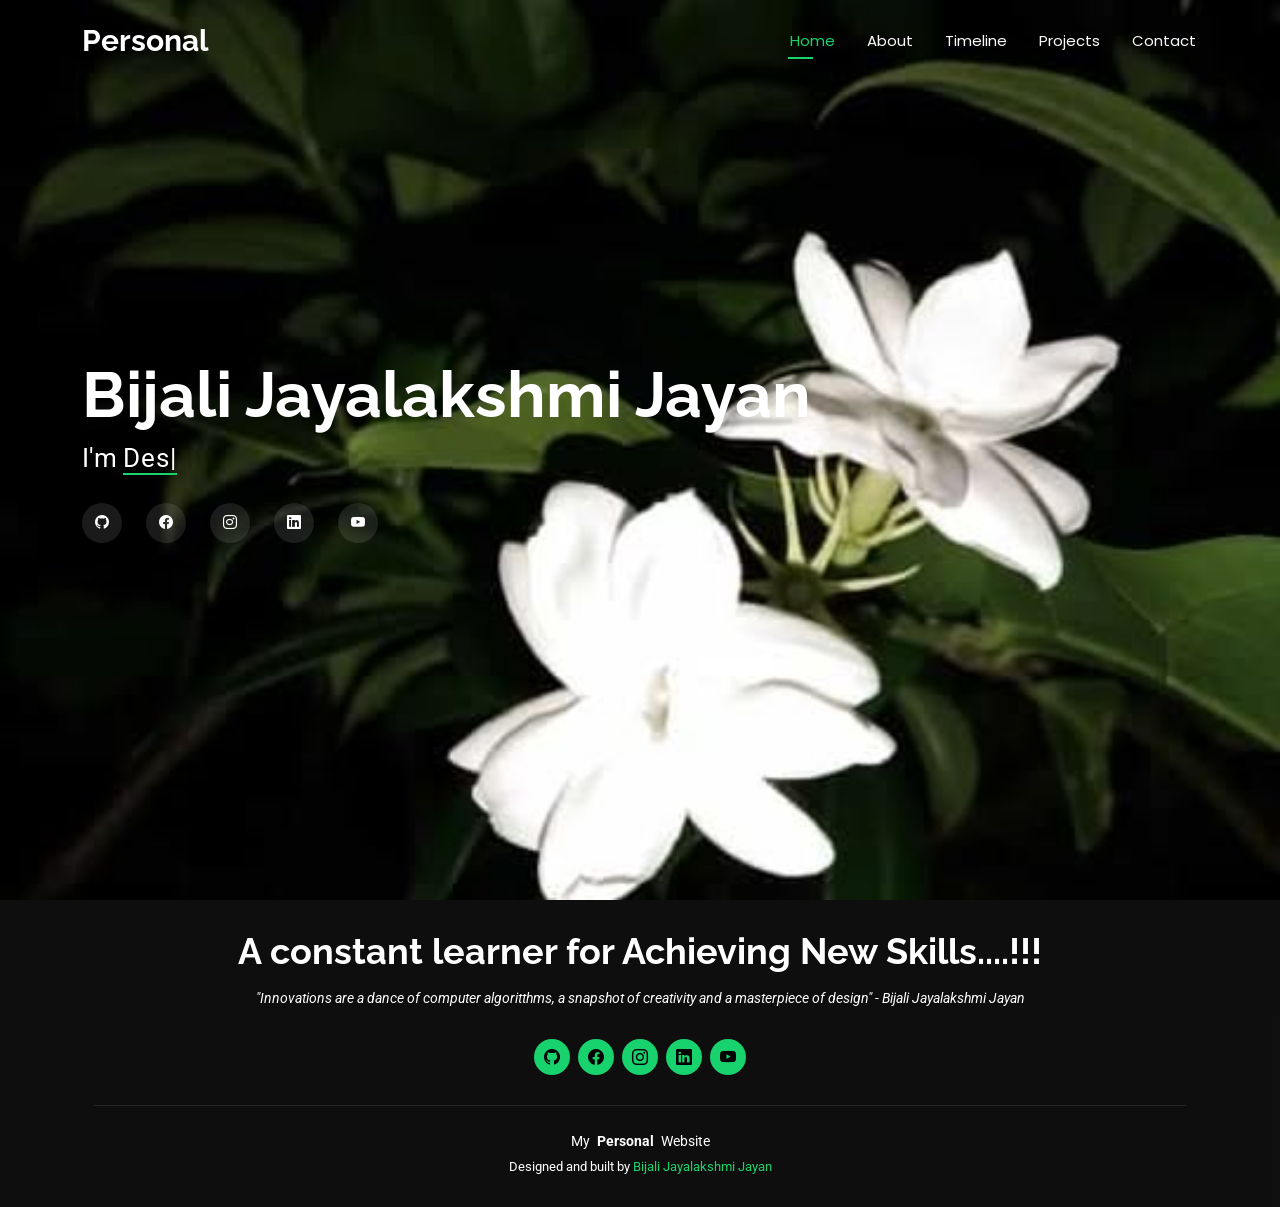
<file: index.html>
<!DOCTYPE html>
<html lang="en">

<head>
  <meta charset="utf-8">
  <meta content="width=device-width, initial-scale=1.0" name="viewport">
  <title>Index - Personal Bootstrap Template</title>
  <meta name="description" content="">
  <meta name="keywords" content="">

  <!-- Favicons -->
  <link href="assets/img/favicon.png" rel="icon">
  <link href="assets/img/apple-touch-icon.png" rel="apple-touch-icon">

  <!-- Fonts -->
  <link href="https://fonts.googleapis.com" rel="preconnect">
  <link href="https://fonts.gstatic.com" rel="preconnect" crossorigin>
  <link href="https://fonts.googleapis.com/css2?family=Roboto:ital,wght@0,100;0,300;0,400;0,500;0,700;0,900;1,100;1,300;1,400;1,500;1,700;1,900&family=Poppins:ital,wght@0,100;0,200;0,300;0,400;0,500;0,600;0,700;0,800;0,900;1,100;1,200;1,300;1,400;1,500;1,600;1,700;1,800;1,900&family=Raleway:ital,wght@0,100;0,200;0,300;0,400;0,500;0,600;0,700;0,800;0,900;1,100;1,200;1,300;1,400;1,500;1,600;1,700;1,800;1,900&display=swap" rel="stylesheet">

  <!-- Vendor CSS Files -->
  <link href="assets/vendor/bootstrap/css/bootstrap.min.css" rel="stylesheet">
  <link href="assets/vendor/bootstrap-icons/bootstrap-icons.css" rel="stylesheet">
  <link href="assets/vendor/aos/aos.css" rel="stylesheet">
  <link href="assets/vendor/swiper/swiper-bundle.min.css" rel="stylesheet">
  <link href="assets/vendor/glightbox/css/glightbox.min.css" rel="stylesheet">

  <!-- Main CSS File -->
  <link href="assets/css/main.css" rel="stylesheet">

  <!-- =======================================================
  * Template Name: Personal
  * Template URL: https://bootstrapmade.com/personal-free-resume-bootstrap-template/
  * Updated: Nov 04 2024 with Bootstrap v5.3.3
  * Author: BootstrapMade.com
  * License: https://bootstrapmade.com/license/
  ======================================================== -->
</head>

<body class="index-page">

  <header id="header" class="header d-flex align-items-center fixed-top">
    <div class="container-fluid container-xl position-relative d-flex align-items-center justify-content-between">

      <a href="index.html" class="logo d-flex align-items-center">
        <!-- Uncomment the line below if you also wish to use an image logo -->
        <!-- <img src="assets/img/logo.png" alt=""> -->
        <h1 class="sitename">Personal</h1>
      </a>

      <nav id="navmenu" class="navmenu">
        <ul>
          <li><a href="index.html" class="active">Home</a></li>
          <li><a href="about.html">About</a></li>
          <li><a href="timeline.html">Timeline</a></li>
          <li><a href="projects.html">Projects</a></li>
          
          
          <li><a href="contact.html">Contact</a></li>
        </ul>
        <i class="mobile-nav-toggle d-xl-none bi bi-list"></i>
      </nav>

    </div>
  </header>

  <main class="main">

    <!-- Hero Section -->
    <section id="hero" class="hero section dark-background">

      <img src="assets/img/hero-bg.jpg" alt="" data-aos="fade-in">

      <div class="container" data-aos="zoom-out" data-aos-delay="100">
        <h2>Bijali Jayalakshmi Jayan</h2>
        <p>I'm <span class="typed" data-typed-items="Designer, Developer, Freelancer, Photographer">Photographer</span><span class="typed-cursor typed-cursor--blink"></span></p>
        <div class="social-links">
          <a href="https://github.com/bijali-jlakshmi123/"><i class="bi bi-github"></i></a> 
          <a href="https://www.facebook.com/bijalijayalakshmi.jayan/"><i class="bi bi-facebook"></i></a>
          <a href="https://www.instagram.com/bijalijayalakshmijayan/"><i class="bi bi-instagram"></i></a>
          <a href="https://www.linkedin.com/in/bijali-jayalakshmi-jayan-9a6301238/"><i class="bi bi-linkedin"></i></a>
          <a href="https://www.youtube.com/@bijalijayan3028/"><i class="bi bi-youtube"></i></a>
        </div>
      </div>

    </section><!-- /Hero Section -->

  </main>

  <footer id="footer" class="footer dark-background">
    <div class="container">
      <h3 class="sitename">A constant learner for Achieving New Skills....!!!</h3>
      <p>"Innovations are a dance of computer algoritthms, a snapshot of creativity and a masterpiece of design" - Bijali Jayalakshmi Jayan</p>
      <div class="social-links d-flex justify-content-center">
        <a href="https://github.com/bijali-jlakshmi123/"><i class="bi bi-github"></i></a> 
          <a href="https://www.facebook.com/bijalijayalakshmi.jayan/"><i class="bi bi-facebook"></i></a>
          <a href="https://www.instagram.com/bijalijayalakshmijayan/"><i class="bi bi-instagram"></i></a>
          <a href="https://www.linkedin.com/in/bijali-jayalakshmi-jayan-9a6301238/"><i class="bi bi-linkedin"></i></a>
          <a href="https://www.youtube.com/@bijalijayan3028/"><i class="bi bi-youtube"></i></a>
      </div>
      <div class="container">
        <div class="copyright">
          <span>My</span> <strong class="px-1 sitename">Personal</strong> <span>Website</span>
        </div>
        <div class="credits">
          <!-- All the links in the footer should remain intact. -->
          <!-- You can delete the links only if you've purchased the pro version. -->
          <!-- Licensing information: https://bootstrapmade.com/license/ -->
          <!-- Purchase the pro version with working PHP/AJAX contact form: [buy-url] -->
          Designed and built by <a href="https://bijali-jayalakshmi-jayan.vercel.app/">Bijali Jayalakshmi Jayan</a>
        </div>
      </div>
    </div>
  </footer>

  <!-- Scroll Top -->
  <a href="#" id="scroll-top" class="scroll-top d-flex align-items-center justify-content-center"><i class="bi bi-arrow-up-short"></i></a>

  <!-- Preloader -->
  <div id="preloader"></div>

  <!-- Vendor JS Files -->
  <script src="assets/vendor/bootstrap/js/bootstrap.bundle.min.js"></script>
  <script src="assets/vendor/php-email-form/validate.js"></script>
  <script src="assets/vendor/aos/aos.js"></script>
  <script src="assets/vendor/typed.js/typed.umd.js"></script>
  <script src="assets/vendor/purecounter/purecounter_vanilla.js"></script>
  <script src="assets/vendor/waypoints/noframework.waypoints.js"></script>
  <script src="assets/vendor/swiper/swiper-bundle.min.js"></script>
  <script src="assets/vendor/glightbox/js/glightbox.min.js"></script>
  <script src="assets/vendor/imagesloaded/imagesloaded.pkgd.min.js"></script>
  <script src="assets/vendor/isotope-layout/isotope.pkgd.min.js"></script>

  <!-- Main JS File -->
  <script src="assets/js/main.js"></script>

</body>

</html>
</file>
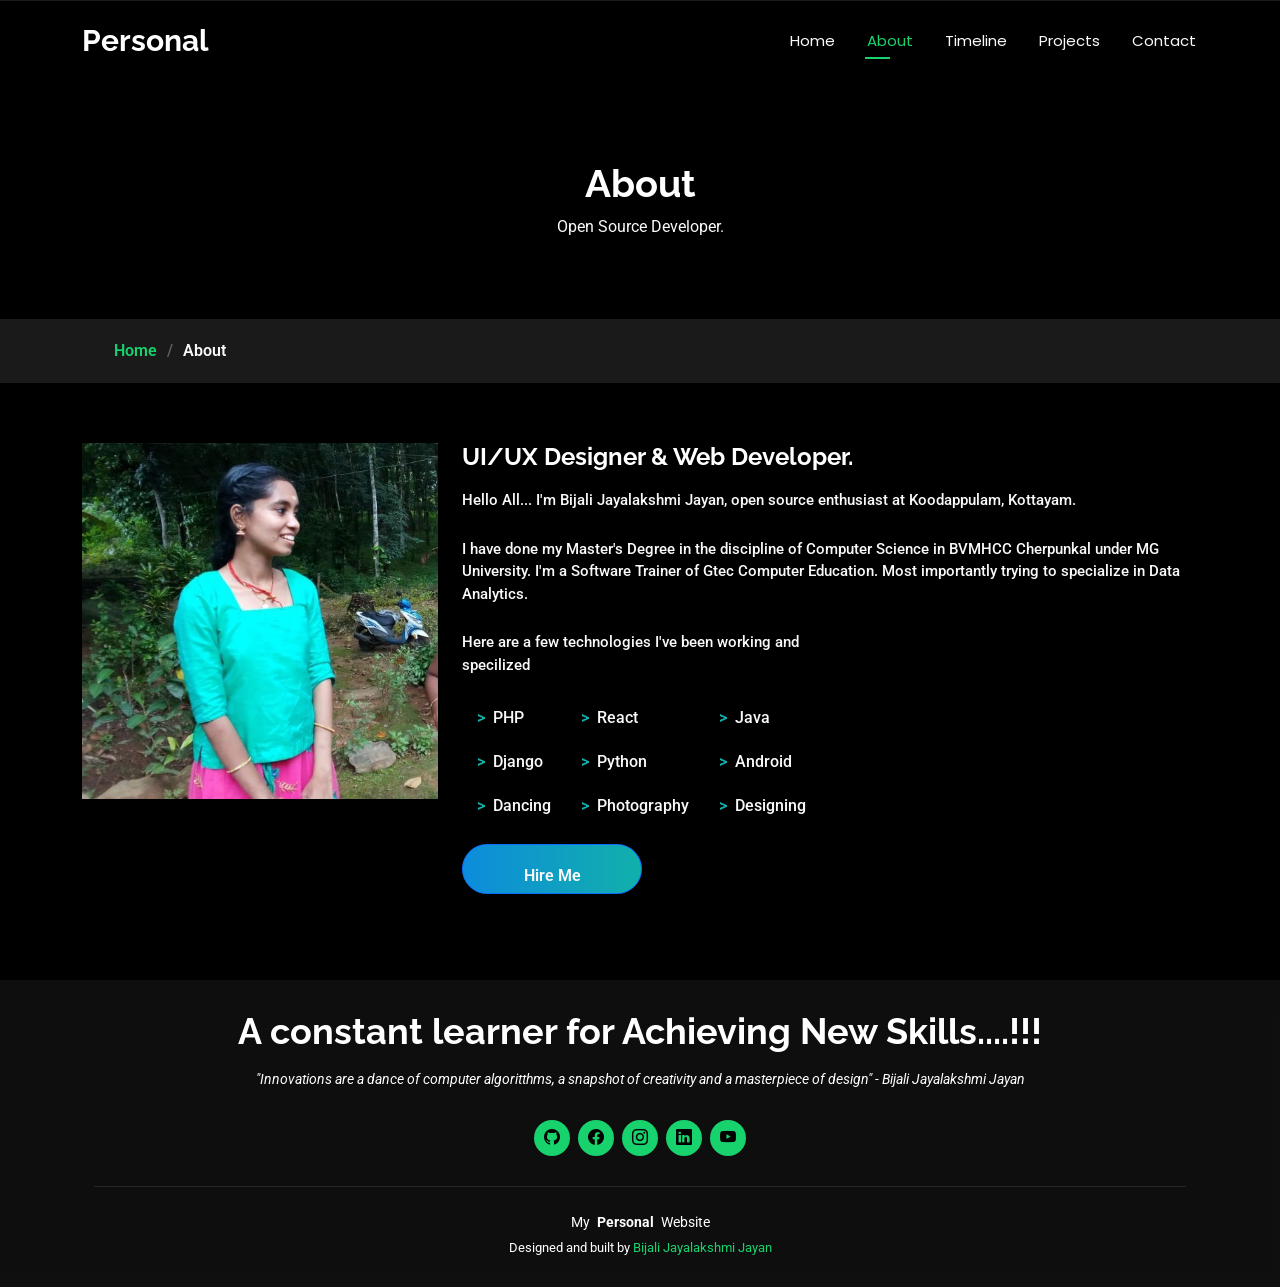
<file: about.html>
<!DOCTYPE html>
<html lang="en">

<head>
  <meta charset="utf-8">
  <meta content="width=device-width, initial-scale=1.0" name="viewport">
  <title>About - Personal Bootstrap Template</title>
  <meta name="description" content="">
  <meta name="keywords" content="">

  <!-- Favicons -->
  <link href="assets/img/favicon.png" rel="icon">
  <link href="assets/img/apple-touch-icon.png" rel="apple-touch-icon">

  <!-- Fonts -->
  <link href="https://fonts.googleapis.com" rel="preconnect">
  <link href="https://fonts.gstatic.com" rel="preconnect" crossorigin>
  <link href="https://fonts.googleapis.com/css2?family=Roboto:ital,wght@0,100;0,300;0,400;0,500;0,700;0,900;1,100;1,300;1,400;1,500;1,700;1,900&family=Poppins:ital,wght@0,100;0,200;0,300;0,400;0,500;0,600;0,700;0,800;0,900;1,100;1,200;1,300;1,400;1,500;1,600;1,700;1,800;1,900&family=Raleway:ital,wght@0,100;0,200;0,300;0,400;0,500;0,600;0,700;0,800;0,900;1,100;1,200;1,300;1,400;1,500;1,600;1,700;1,800;1,900&display=swap" rel="stylesheet">

  <!-- Vendor CSS Files -->
  <link href="assets/vendor/bootstrap/css/bootstrap.min.css" rel="stylesheet">
  <link href="assets/vendor/bootstrap-icons/bootstrap-icons.css" rel="stylesheet">
  <link href="assets/vendor/aos/aos.css" rel="stylesheet">
  <link href="assets/vendor/swiper/swiper-bundle.min.css" rel="stylesheet">
  <link href="assets/vendor/glightbox/css/glightbox.min.css" rel="stylesheet">

  <!-- Main CSS File -->
  <link href="assets/css/main.css" rel="stylesheet">

  <!-- =======================================================
  * Template Name: Personal
  * Template URL: https://bootstrapmade.com/personal-free-resume-bootstrap-template/
  * Updated: Nov 04 2024 with Bootstrap v5.3.3
  * Author: BootstrapMade.com
  * License: https://bootstrapmade.com/license/
  ======================================================== -->
</head>

<body class="about-page">

  <header id="header" class="header d-flex align-items-center fixed-top">
    <div class="container-fluid container-xl position-relative d-flex align-items-center justify-content-between">

      <a href="index.html" class="logo d-flex align-items-center">
        <!-- Uncomment the line below if you also wish to use an image logo -->
        <!-- <img src="assets/img/logo.png" alt=""> -->
        <h1 class="sitename">Personal</h1>
      </a>

      <nav id="navmenu" class="navmenu">
        <ul>
          <li><a href="index.html">Home</a></li>
          <li><a href="about.html" class="active">About</a></li>
          <li><a href="timeline.html">Timeline</a></li>
          <li><a href="projects.html">Projects</a></li>
         
          <li><a href="contact.html">Contact</a></li>
        </ul>
        <i class="mobile-nav-toggle d-xl-none bi bi-list"></i>
      </nav>

    </div>
  </header>

  <main class="main">

    <!-- Page Title -->
    <div class="page-title" data-aos="fade">
      <div class="heading">
        <div class="container">
          <div class="row d-flex justify-content-center text-center">
            <div class="col-lg-8">
              <h1>About</h1>
              <p class="mb-0">Open Source Developer.</p>
            </div>
          </div>
        </div>
      </div>
      <nav class="breadcrumbs">
        <div class="container">
          <ol>
            <li><a href="index.html">Home</a></li>
            <li class="current">About</li>
          </ol>
        </div>
      </nav>
    </div><!-- End Page Title -->

    <!-- About Section -->
    <section id="about" class="about section">

      <div class="container" data-aos="fade-up" data-aos-delay="100">

        <div class="row gy-4 justify-content-center">
          <div class="col-lg-4">
            <img src="assets/img/profile-img.jpg" class="img-fluid" alt="">
          </div>
          <div class="col-lg-8 content">
            <h2>UI/UX Designer &amp; Web Developer.</h2>
            <p>Hello All... I'm Bijali Jayalakshmi Jayan, open source enthusiast at Koodappulam, Kottayam.</p>
        <p>I have done my Master's Degree in the discipline of Computer Science in BVMHCC Cherpunkal under MG
          University. I'm a Software Trainer of Gtec Computer Education. Most importantly trying to specialize in Data
          Analytics.</p>
            <div class="row">
              <div class="col-lg-6">
                <p>Here are a few technologies I've been working and specilized
                  <table class="table table-borderless">
                    <tbody>
                      <tr>
                        <td><span>></span>PHP</td>
                        <td><span>></span>React</td>
                        <td><span>></span>Java</td>
                      </tr>
                      <tr>
                        <td><span>></span>Django</td>
                        <td><span>></span>Python</td>
                        <td><span>></span>Android</td>
                      </tr>
                      <tr>
                        <td><span>></span>Dancing</td>
                        <td><span>></span>Photography</td>
                        <td><span>></span>Designing</td>
                      </tr>
                    </tbody>
                  </table>
                  <button type="button" class="btn btn-primary">Hire Me</button>
                  </p>
              </div>
            </div>
            
          </div>
        </div>

      </div>

    </section><!-- /About Section -->

  </main>
  
  <footer id="footer" class="footer dark-background">
    <div class="container">
      <h3 class="sitename">A constant learner for Achieving New Skills....!!!</h3>
      <p>"Innovations are a dance of computer algoritthms, a snapshot of creativity and a masterpiece of design" - Bijali Jayalakshmi Jayan</p>
      <div class="social-links d-flex justify-content-center">
        <a href="https://github.com/bijali-jlakshmi123/"><i class="bi bi-github"></i></a> 
          <a href="https://www.facebook.com/bijalijayalakshmi.jayan/"><i class="bi bi-facebook"></i></a>
          <a href="https://www.instagram.com/bijalijayalakshmijayan/"><i class="bi bi-instagram"></i></a>
          <a href="https://www.linkedin.com/in/bijali-jayalakshmi-jayan-9a6301238/"><i class="bi bi-linkedin"></i></a>
          <a href="https://www.youtube.com/@bijalijayan3028/"><i class="bi bi-youtube"></i></a>
      </div>
      <div class="container">
        <div class="copyright">
          <span>My</span> <strong class="px-1 sitename">Personal</strong> <span>Website</span>
        </div>
        <div class="credits">
          <!-- All the links in the footer should remain intact. -->
          <!-- You can delete the links only if you've purchased the pro version. -->
          <!-- Licensing information: https://bootstrapmade.com/license/ -->
          <!-- Purchase the pro version with working PHP/AJAX contact form: [buy-url] -->
          Designed and built by <a href="https://bootstrapmade.com/">Bijali Jayalakshmi Jayan</a>
        </div>
      </div>
    </div>
  </footer>

  <!-- Scroll Top -->
  <a href="#" id="scroll-top" class="scroll-top d-flex align-items-center justify-content-center"><i class="bi bi-arrow-up-short"></i></a>

  <!-- Preloader -->
  <div id="preloader"></div>

  <!-- Vendor JS Files -->
  <script src="assets/vendor/bootstrap/js/bootstrap.bundle.min.js"></script>
  <script src="assets/vendor/php-email-form/validate.js"></script>
  <script src="assets/vendor/aos/aos.js"></script>
  <script src="assets/vendor/typed.js/typed.umd.js"></script>
  <script src="assets/vendor/purecounter/purecounter_vanilla.js"></script>
  <script src="assets/vendor/waypoints/noframework.waypoints.js"></script>
  <script src="assets/vendor/swiper/swiper-bundle.min.js"></script>
  <script src="assets/vendor/glightbox/js/glightbox.min.js"></script>
  <script src="assets/vendor/imagesloaded/imagesloaded.pkgd.min.js"></script>
  <script src="assets/vendor/isotope-layout/isotope.pkgd.min.js"></script>

  <!-- Main JS File -->
  <script src="assets/js/main.js"></script>

</body>

</html>
</file>
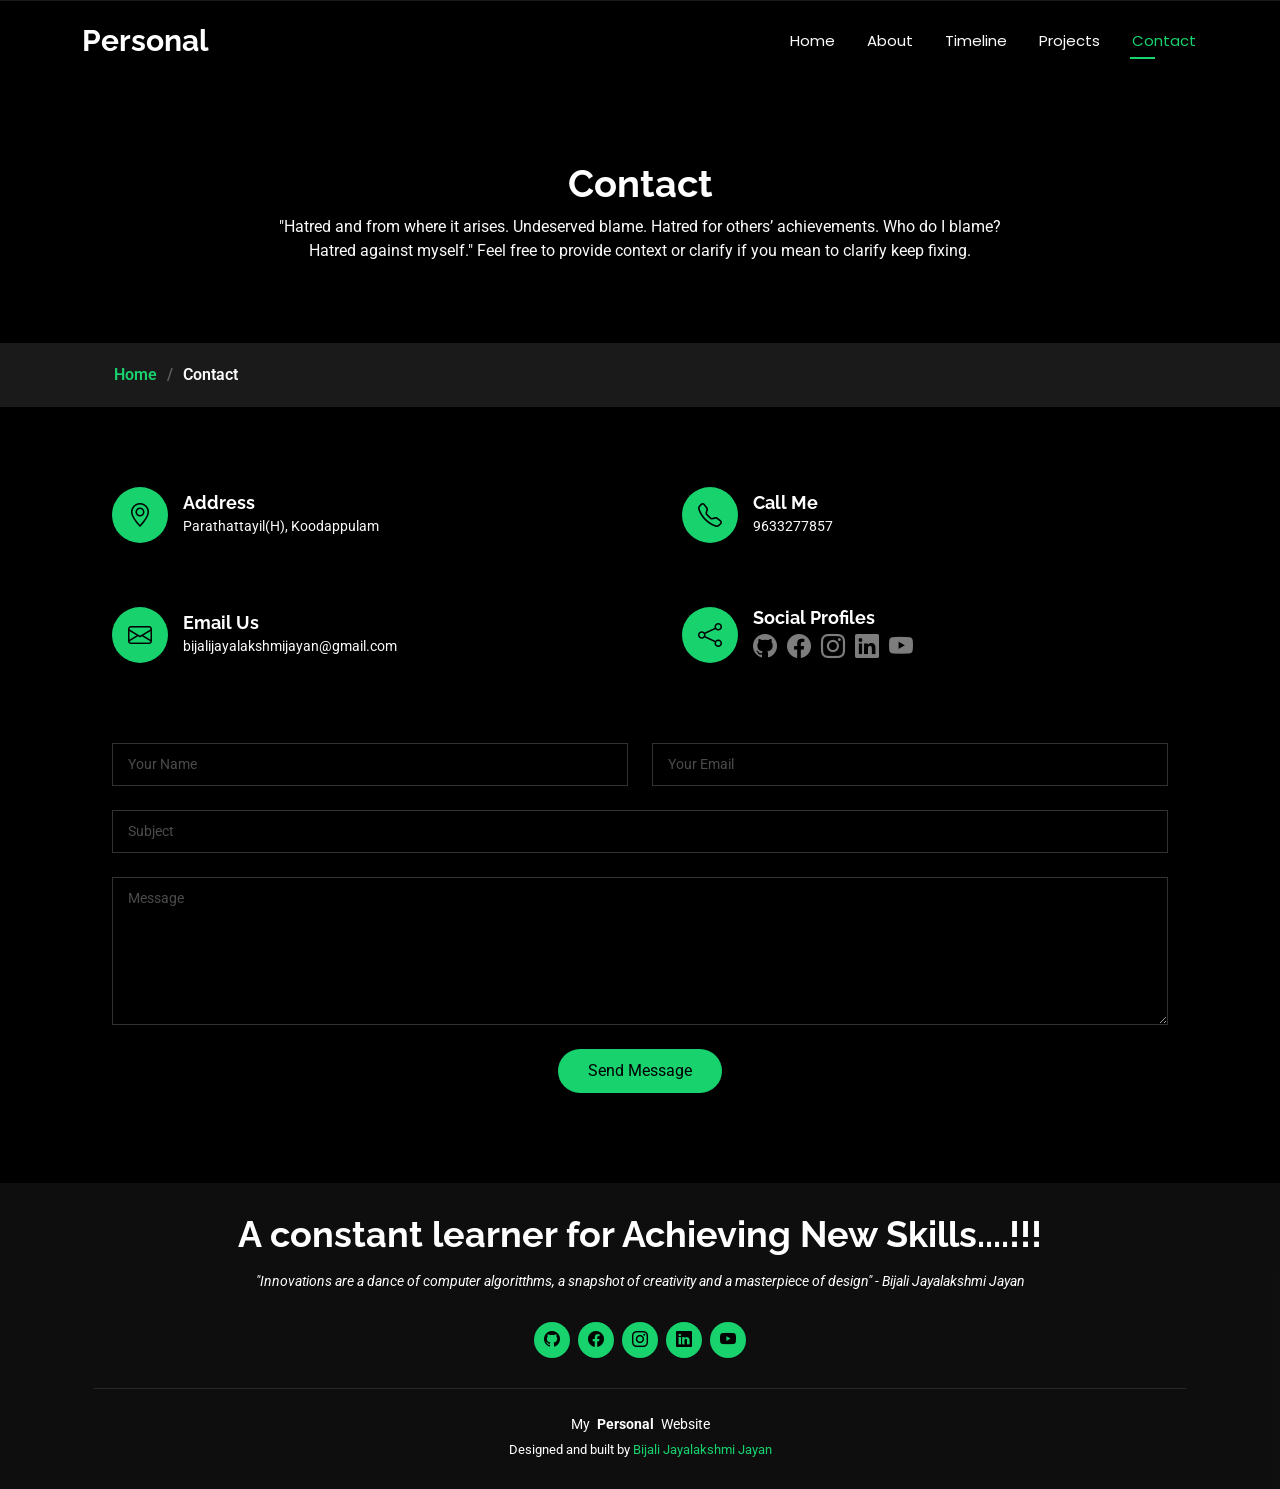
<file: contact.html>
<!DOCTYPE html>
<html lang="en">

<head>
  <meta charset="utf-8">
  <meta content="width=device-width, initial-scale=1.0" name="viewport">
  <title>Contact - Personal Bootstrap Template</title>
  <meta name="description" content="">
  <meta name="keywords" content="">

  <!-- Favicons -->
  <link href="assets/img/favicon.png" rel="icon">
  <link href="assets/img/apple-touch-icon.png" rel="apple-touch-icon">

  <!-- Fonts -->
  <link href="https://fonts.googleapis.com" rel="preconnect">
  <link href="https://fonts.gstatic.com" rel="preconnect" crossorigin>
  <link href="https://fonts.googleapis.com/css2?family=Roboto:ital,wght@0,100;0,300;0,400;0,500;0,700;0,900;1,100;1,300;1,400;1,500;1,700;1,900&family=Poppins:ital,wght@0,100;0,200;0,300;0,400;0,500;0,600;0,700;0,800;0,900;1,100;1,200;1,300;1,400;1,500;1,600;1,700;1,800;1,900&family=Raleway:ital,wght@0,100;0,200;0,300;0,400;0,500;0,600;0,700;0,800;0,900;1,100;1,200;1,300;1,400;1,500;1,600;1,700;1,800;1,900&display=swap" rel="stylesheet">

  <!-- Vendor CSS Files -->
  <link href="assets/vendor/bootstrap/css/bootstrap.min.css" rel="stylesheet">
  <link href="assets/vendor/bootstrap-icons/bootstrap-icons.css" rel="stylesheet">
  <link href="assets/vendor/aos/aos.css" rel="stylesheet">
  <link href="assets/vendor/swiper/swiper-bundle.min.css" rel="stylesheet">
  <link href="assets/vendor/glightbox/css/glightbox.min.css" rel="stylesheet">

  <!-- Main CSS File -->
  <link href="assets/css/main.css" rel="stylesheet">

  <!-- =======================================================
  * Template Name: Personal
  * Template URL: https://bootstrapmade.com/personal-free-resume-bootstrap-template/
  * Updated: Nov 04 2024 with Bootstrap v5.3.3
  * Author: BootstrapMade.com
  * License: https://bootstrapmade.com/license/
  ======================================================== -->
</head>



<body class="about-page">

    <header id="header" class="header d-flex align-items-center fixed-top">
      <div class="container-fluid container-xl position-relative d-flex align-items-center justify-content-between">
  
        <a href="index.html" class="logo d-flex align-items-center">
          <!-- Uncomment the line below if you also wish to use an image logo -->
          <!-- <img src="assets/img/logo.png" alt=""> -->
          <h1 class="sitename">Personal</h1>
        </a>
  
        <nav id="navmenu" class="navmenu">
          <ul>
            <li><a href="index.html">Home</a></li>
            <li><a href="about.html">About</a></li>
            <li><a href="timeline.html">Timeline</a></li>
            <li><a href="projects.html">Projects</a></li>
           
            <li><a href="contact.html"class="active">Contact</a></li>
          </ul>
          <i class="mobile-nav-toggle d-xl-none bi bi-list"></i>
        </nav>
  
      </div>
    </header>
  <main class="main">

    <!-- Page Title -->
    <div class="page-title" data-aos="fade">
      <div class="heading">
        <div class="container">
          <div class="row d-flex justify-content-center text-center">
            <div class="col-lg-8">
              <h1>Contact</h1>
              <p class="mb-0">"Hatred and from where it arises. Undeserved blame. Hatred for others’ achievements. Who do I blame? Hatred against myself."

                Feel free to provide context or clarify if you mean to clarify keep fixing.</p>
            </div>
          </div>
        </div>
      </div>
      <nav class="breadcrumbs">
        <div class="container">
          <ol>
            <li><a href="index.html">Home</a></li>
            <li class="current">Contact</li>
          </ol>
        </div>
      </nav>
    </div><!-- End Page Title -->

    <!-- Contact Section -->
    <section id="contact" class="contact section">

      <div class="container" data-aos="fade-up" data-aos-delay="100">

        <div class="row gy-4">

          <div class="col-md-6">
            <div class="info-item d-flex align-items-center" data-aos="fade-up" data-aos-delay="200">
              <i class="icon bi bi-geo-alt flex-shrink-0"></i>
              <div>
                <h3>Address</h3>
                <p>Parathattayil(H), Koodappulam</p>
              </div>
            </div>
          </div><!-- End Info Item -->

          <div class="col-md-6">
            <div class="info-item d-flex align-items-center" data-aos="fade-up" data-aos-delay="300">
              <i class="icon bi bi-telephone flex-shrink-0"></i>
              <div>
                <h3>Call Me</h3>
                <p>9633277857</p>
              </div>
            </div>
          </div><!-- End Info Item -->

          <div class="col-md-6">
            <div class="info-item d-flex align-items-center" data-aos="fade-up" data-aos-delay="400">
              <i class="icon bi bi-envelope flex-shrink-0"></i>
              <div>
                <h3>Email Us</h3>
                <p>bijalijayalakshmijayan@gmail.com</p>
              </div>
            </div>
          </div><!-- End Info Item -->

          <div class="col-md-6">
            <div class="info-item d-flex align-items-center" data-aos="fade-up" data-aos-delay="500">
              <i class="icon bi bi-share flex-shrink-0"></i>
              <div>
                <h3>Social Profiles</h3>
                <div class="social-links">
                  <a href="https://github.com/bijali-jlakshmi123/"><i class="bi bi-github"></i></a> 
                  <a href="https://www.facebook.com/bijalijayalakshmi.jayan/"><i class="bi bi-facebook"></i></a>
                  <a href="https://www.instagram.com/bijalijayalakshmijayan/"><i class="bi bi-instagram"></i></a>
                  <a href="https://www.linkedin.com/in/bijali-jayalakshmi-jayan-9a6301238/"><i class="bi bi-linkedin"></i></a>
                  <a href="https://www.youtube.com/@bijalijayan3028/"><i class="bi bi-youtube"></i></a>
                </div>
              </div>
            </div>
          </div><!-- End Info Item -->

        </div>
        <form method="POST" action="https://script.google.com/macros/s/AKfycbww3QVxWWVnhoSoDhbegrqxTragbBD1dbxxXj6y_hyhUgg-i_0gZwZFbiDCBopiGjCv/exec" class="php-email-form" data-aos="fade-up" data-aos-delay="600">
          <div class="row gy-4">
        
            <div class="col-md-6">
              <input type="text" name="name" class="form-control" placeholder="Your Name" required="">
            </div>
        
            <div class="col-md-6">
              <input type="email" class="form-control" name="email" placeholder="Your Email" required="">
            </div>
        
            <div class="col-md-12">
              <input type="text" class="form-control" name="subject" placeholder="Subject" required="">
            </div>
        
            <div class="col-md-12">
              <textarea class="form-control" name="message" rows="6" placeholder="Message" required=""></textarea>
            </div>
        
            <div class="col-md-12 text-center">
              <div class="loading">Loading</div>
              <div class="error-message"></div>
              <div class="sent-message">Your message has been sent. Thank you!</div>
        
              <button type="submit">Send Message</button>
            </div>
        
          </div>
        </form>
        
        <!-- End Contact Form -->

      </div>

    </section><!-- /Contact Section -->

  </main>
  
  <footer id="footer" class="footer dark-background">
    <div class="container">
      <h3 class="sitename">A constant learner for Achieving New Skills....!!!</h3>
      <p>"Innovations are a dance of computer algoritthms, a snapshot of creativity and a masterpiece of design" - Bijali Jayalakshmi Jayan</p>
      <div class="social-links d-flex justify-content-center">
        <a href="https://github.com/bijali-jlakshmi123/"><i class="bi bi-github"></i></a> 
        <a href="https://www.facebook.com/bijalijayalakshmi.jayan/"><i class="bi bi-facebook"></i></a>
        <a href="https://www.instagram.com/bijalijayalakshmijayan/"><i class="bi bi-instagram"></i></a>
        <a href="https://www.linkedin.com/in/bijali-jayalakshmi-jayan-9a6301238/"><i class="bi bi-linkedin"></i></a>
        <a href="https://www.youtube.com/@bijalijayan3028/"><i class="bi bi-youtube"></i></a>
      </div>
      <div class="container">
        <div class="copyright">
          <span>My</span> <strong class="px-1 sitename">Personal</strong> <span>Website</span>
        </div>
        <div class="credits">
          <!-- All the links in the footer should remain intact. -->
          <!-- You can delete the links only if you've purchased the pro version. -->
          <!-- Licensing information: https://bootstrapmade.com/license/ -->
          <!-- Purchase the pro version with working PHP/AJAX contact form: [buy-url] -->
          Designed and built by <a href="https://bootstrapmade.com/">Bijali Jayalakshmi Jayan</a>
        </div>
      </div>
    </div>
  </footer>

  <!-- Scroll Top -->
  <a href="#" id="scroll-top" class="scroll-top d-flex align-items-center justify-content-center"><i class="bi bi-arrow-up-short"></i></a>

  <!-- Preloader -->
  <div id="preloader"></div>

  <!-- Vendor JS Files -->
  <script src="assets/vendor/bootstrap/js/bootstrap.bundle.min.js"></script>
  <script src="assets/vendor/php-email-form/validate.js"></script>
  <script src="assets/vendor/aos/aos.js"></script>
  <script src="assets/vendor/typed.js/typed.umd.js"></script>
  <script src="assets/vendor/purecounter/purecounter_vanilla.js"></script>
  <script src="assets/vendor/waypoints/noframework.waypoints.js"></script>
  <script src="assets/vendor/swiper/swiper-bundle.min.js"></script>
  <script src="assets/vendor/glightbox/js/glightbox.min.js"></script>
  <script src="assets/vendor/imagesloaded/imagesloaded.pkgd.min.js"></script>
  <script src="assets/vendor/isotope-layout/isotope.pkgd.min.js"></script>

  <!-- Main JS File -->
  <script src="assets/js/main.js"></script>
  <script>
    document.getElementById("contactForm").addEventListener("submit", function(event) {
      event.preventDefault();  // Prevents the default form submission
    
      // Get form data
      const name = document.getElementById("name").value;
      const email = document.getElementById("email").value;
      const subject = document.getElementById("subject").value;
      const message = document.getElementById("message").value;
    
      // Validate fields (basic example)
      if (!name || !email || !subject || !message) {
        alert("All fields are required!");
        return;
      }
    
      // Create the form data object
      const formData = new FormData();
      formData.append("name", name);
      formData.append("email", email);
      formData.append("subject", subject);
      formData.append("message", message);
    
      // Show loading message
      document.querySelector(".loading").style.display = "block";
    
      // Use fetch to send the data to the server
      fetch("contact.php", {
        method: "POST",
        body: formData
      })
      .then(response => response.json())
      .then(data => {
        if (data.status === "success") {
          document.querySelector(".sent-message").style.display = "block";
          document.getElementById("contactForm").reset();  // Reset the form
        } else {
          document.querySelector(".error-message").style.display = "block";
          document.querySelector(".error-message").textContent = "There was an error sending your message.";
        }
      })
      .catch(error => {
        document.querySelector(".error-message").style.display = "block";
        document.querySelector(".error-message").textContent = "An unexpected error occurred.";
      })
      .finally(() => {
        // Hide loading message
        document.querySelector(".loading").style.display = "none";
      });
    });
    </script>
    

</body>

</html>
</file>
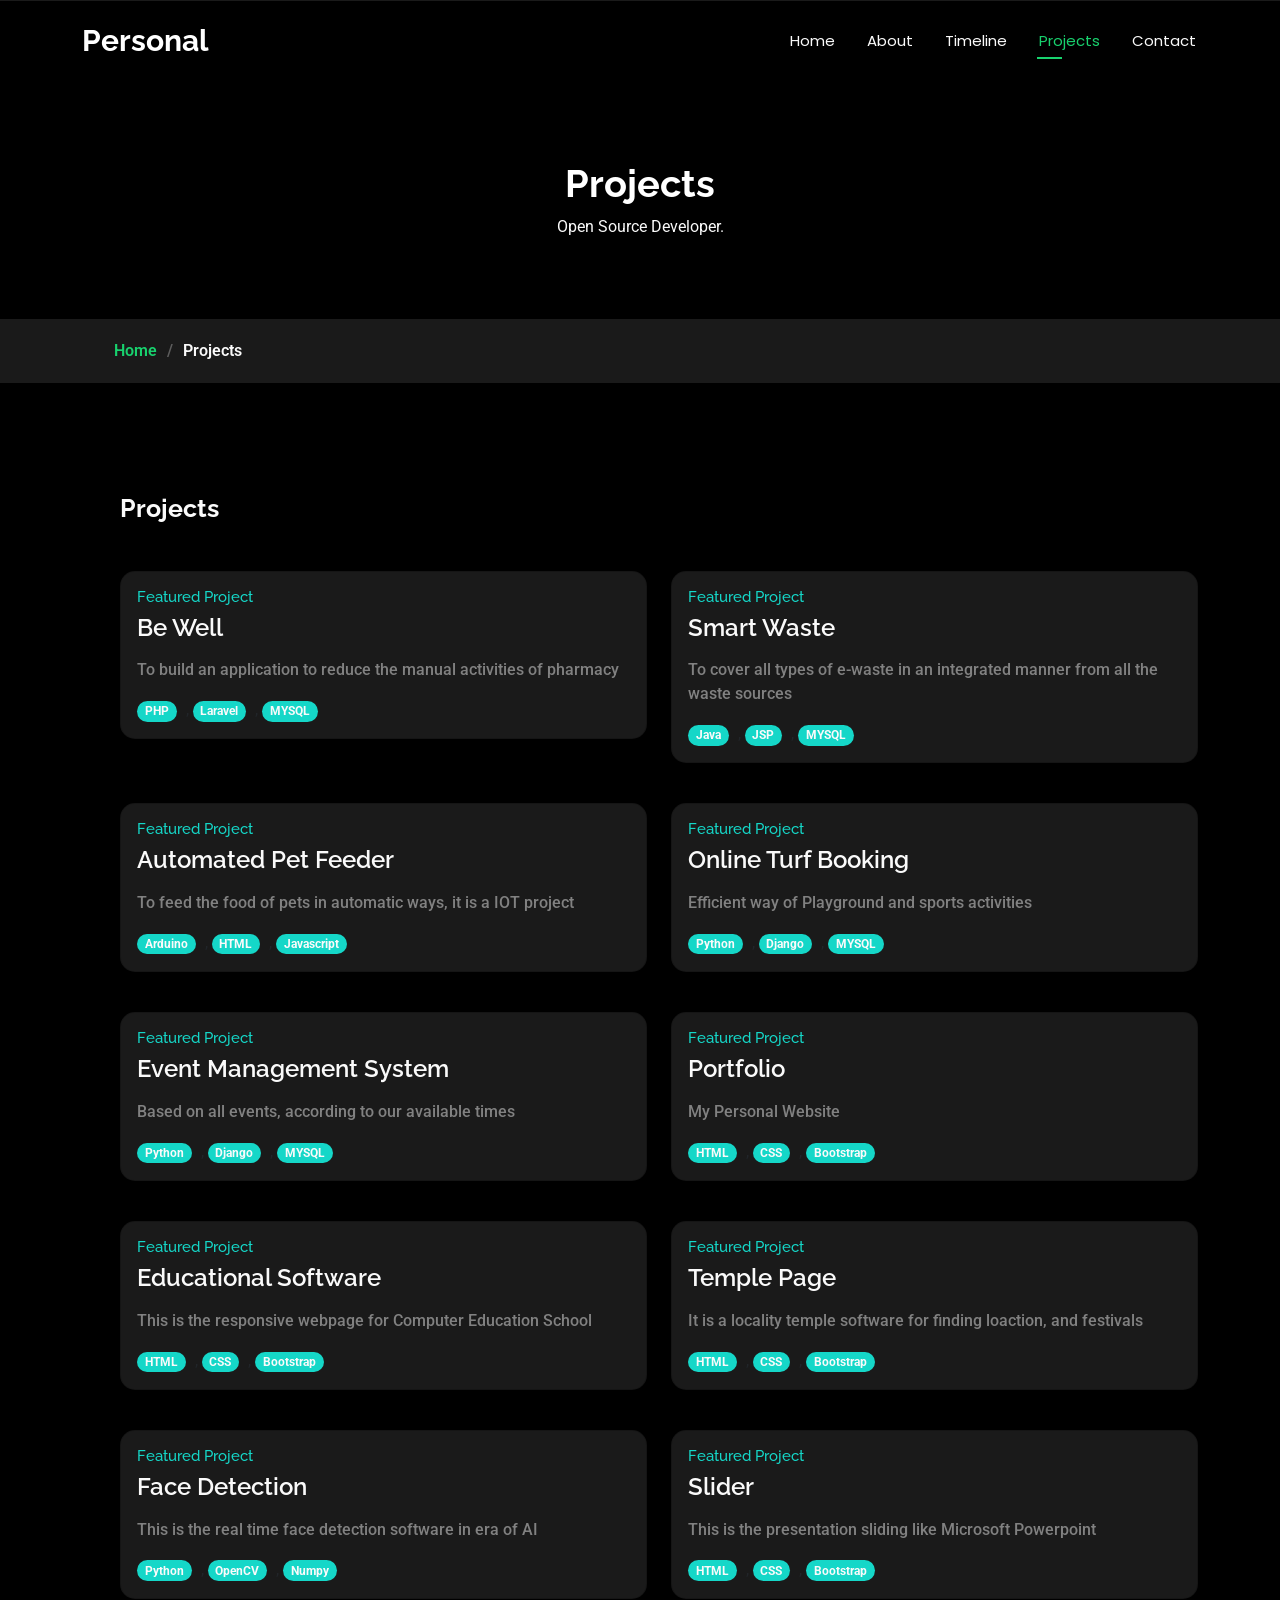
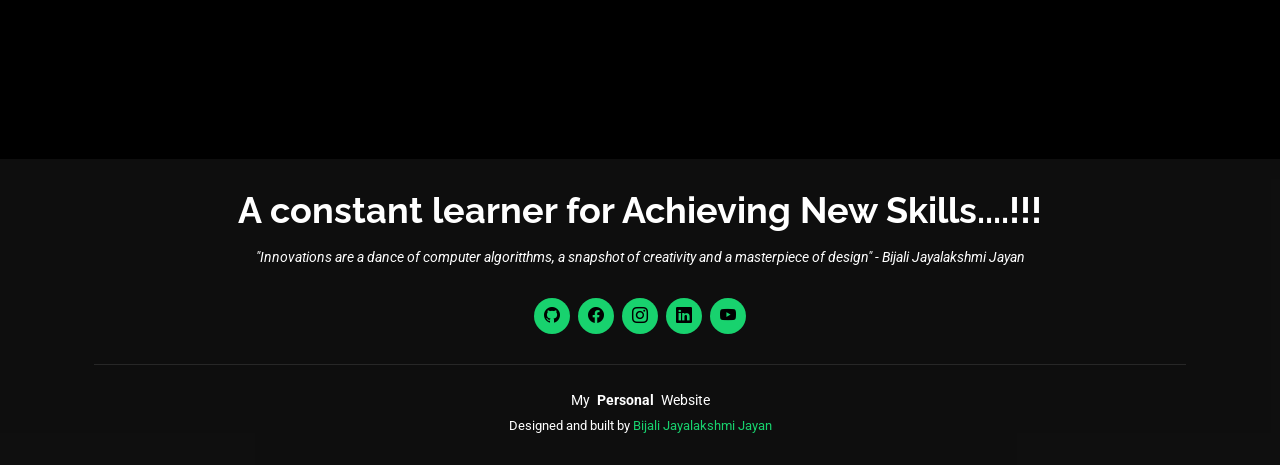
<file: projects.html>
<!DOCTYPE html>
<html lang="en">

<head>
  <meta charset="utf-8">
  <meta content="width=device-width, initial-scale=1.0" name="viewport">
  <title>Projects - Personal Bootstrap Template</title>
  <meta name="description" content="">
  <meta name="keywords" content="">

  <!-- Favicons -->
  <link href="assets/img/favicon.png" rel="icon">
  <link href="assets/img/apple-touch-icon.png" rel="apple-touch-icon">

  <!-- Fonts -->
  <link href="https://fonts.googleapis.com" rel="preconnect">
  <link href="https://fonts.gstatic.com" rel="preconnect" crossorigin>
  <link href="https://fonts.googleapis.com/css2?family=Roboto:ital,wght@0,100;0,300;0,400;0,500;0,700;0,900;1,100;1,300;1,400;1,500;1,700;1,900&family=Poppins:ital,wght@0,100;0,200;0,300;0,400;0,500;0,600;0,700;0,800;0,900;1,100;1,200;1,300;1,400;1,500;1,600;1,700;1,800;1,900&family=Raleway:ital,wght@0,100;0,200;0,300;0,400;0,500;0,600;0,700;0,800;0,900;1,100;1,200;1,300;1,400;1,500;1,600;1,700;1,800;1,900&display=swap" rel="stylesheet">

  <!-- Vendor CSS Files -->
  <link href="assets/vendor/bootstrap/css/bootstrap.min.css" rel="stylesheet">
  <link href="assets/vendor/bootstrap-icons/bootstrap-icons.css" rel="stylesheet">
  <link href="assets/vendor/aos/aos.css" rel="stylesheet">
  <link href="assets/vendor/swiper/swiper-bundle.min.css" rel="stylesheet">
  <link href="assets/vendor/glightbox/css/glightbox.min.css" rel="stylesheet">

  <!-- Main CSS File -->
  <link href="assets/css/main.css" rel="stylesheet">

  <!-- =======================================================
  * Template Name: Personal
  * Template URL: https://bootstrapmade.com/personal-free-resume-bootstrap-template/
  * Updated: Nov 04 2024 with Bootstrap v5.3.3
  * Author: BootstrapMade.com
  * License: https://bootstrapmade.com/license/
  ======================================================== -->
</head>



<body class="about-page">

    <header id="header" class="header d-flex align-items-center fixed-top">
      <div class="container-fluid container-xl position-relative d-flex align-items-center justify-content-between">
  
        <a href="index.html" class="logo d-flex align-items-center">
          <!-- Uncomment the line below if you also wish to use an image logo -->
          <!-- <img src="assets/img/logo.png" alt=""> -->
          <h1 class="sitename">Personal</h1>
        </a>
  
        <nav id="navmenu" class="navmenu">
          <ul>
            <li><a href="index.html">Home</a></li>
            <li><a href="about.html">About</a></li>
            <li><a href="timeline.html">Timeline</a></li>
            <li><a href="projects.html"class="active">Projects</a></li>
           
            <li><a href="contact.html">Contact</a></li>
          </ul>
          <i class="mobile-nav-toggle d-xl-none bi bi-list"></i>
        </nav>
  
      </div>
    </header>
    <main class="main">

     <!-- Page Title -->
     <div class="page-title" data-aos="fade">
        <div class="heading">
          <div class="container">
            <div class="row d-flex justify-content-center text-center">
              <div class="col-lg-8">
                <h1>Projects</h1>
                <p class="mb-0">Open Source Developer.</p>
              </div>
            </div>
          </div>
        </div>
        <nav class="breadcrumbs">
          <div class="container">
            <ol>
              <li><a href="index.html">Home</a></li>
              <li class="current">Projects</li>
            </ol>
          </div>
        </nav>
      </div><!-- End Page Title -->
  
    <section  id="projectSec" class="projects section">
        
    <!--projects-->
    <div class="container projectSec">
        <div class="row heading">
            <div class="col-lg-12">
                <h1>Projects</h1>
            </div>
        </div>
        <div class="row content" id="projectContents">
            
        </div>
    </div>

    </section>
    </main>







    
  
    <footer id="footer" class="footer dark-background">
        <div class="container">
          <h3 class="sitename">A constant learner for Achieving New Skills....!!!</h3>
          <p>"Innovations are a dance of computer algoritthms, a snapshot of creativity and a masterpiece of design" - Bijali Jayalakshmi Jayan</p>
          <div class="social-links d-flex justify-content-center">
            <a href="https://github.com/bijali-jlakshmi123/"><i class="bi bi-github"></i></a> 
              <a href="https://www.facebook.com/bijalijayalakshmi.jayan/"><i class="bi bi-facebook"></i></a>
              <a href="https://www.instagram.com/bijalijayalakshmijayan/"><i class="bi bi-instagram"></i></a>
              <a href="https://www.linkedin.com/in/bijali-jayalakshmi-jayan-9a6301238/"><i class="bi bi-linkedin"></i></a>
              <a href="https://www.youtube.com/@bijalijayan3028/"><i class="bi bi-youtube"></i></a>
          </div>
          <div class="container">
            <div class="copyright">
              <span>My</span> <strong class="px-1 sitename">Personal</strong> <span>Website</span>
            </div>
            <div class="credits">
              <!-- All the links in the footer should remain intact. -->
              <!-- You can delete the links only if you've purchased the pro version. -->
              <!-- Licensing information: https://bootstrapmade.com/license/ -->
              <!-- Purchase the pro version with working PHP/AJAX contact form: [buy-url] -->
              Designed and built by <a href="https://bootstrapmade.com/">Bijali Jayalakshmi Jayan</a>
            </div>
          </div>
        </div>
      </footer>
    
      <!-- Scroll Top -->
      <a href="#" id="scroll-top" class="scroll-top d-flex align-items-center justify-content-center"><i class="bi bi-arrow-up-short"></i></a>
    
      <!-- Preloader -->
      <div id="preloader"></div>
    
      <!-- Vendor JS Files -->
      <script src="assets/vendor/bootstrap/js/bootstrap.bundle.min.js"></script>
      <script src="assets/vendor/php-email-form/validate.js"></script>
      <script src="assets/vendor/aos/aos.js"></script>
      <script src="assets/vendor/typed.js/typed.umd.js"></script>
      <script src="assets/vendor/purecounter/purecounter_vanilla.js"></script>
      <script src="assets/vendor/waypoints/noframework.waypoints.js"></script>
      <script src="assets/vendor/swiper/swiper-bundle.min.js"></script>
      <script src="assets/vendor/glightbox/js/glightbox.min.js"></script>
      <script src="assets/vendor/imagesloaded/imagesloaded.pkgd.min.js"></script>
      <script src="assets/vendor/isotope-layout/isotope.pkgd.min.js"></script>
    
      <!-- Main JS File -->
      <script src="assets/js/main.js"></script>
      <script src="./js/projects.js"></script>
    
    </body>
    
    </html>
</file>
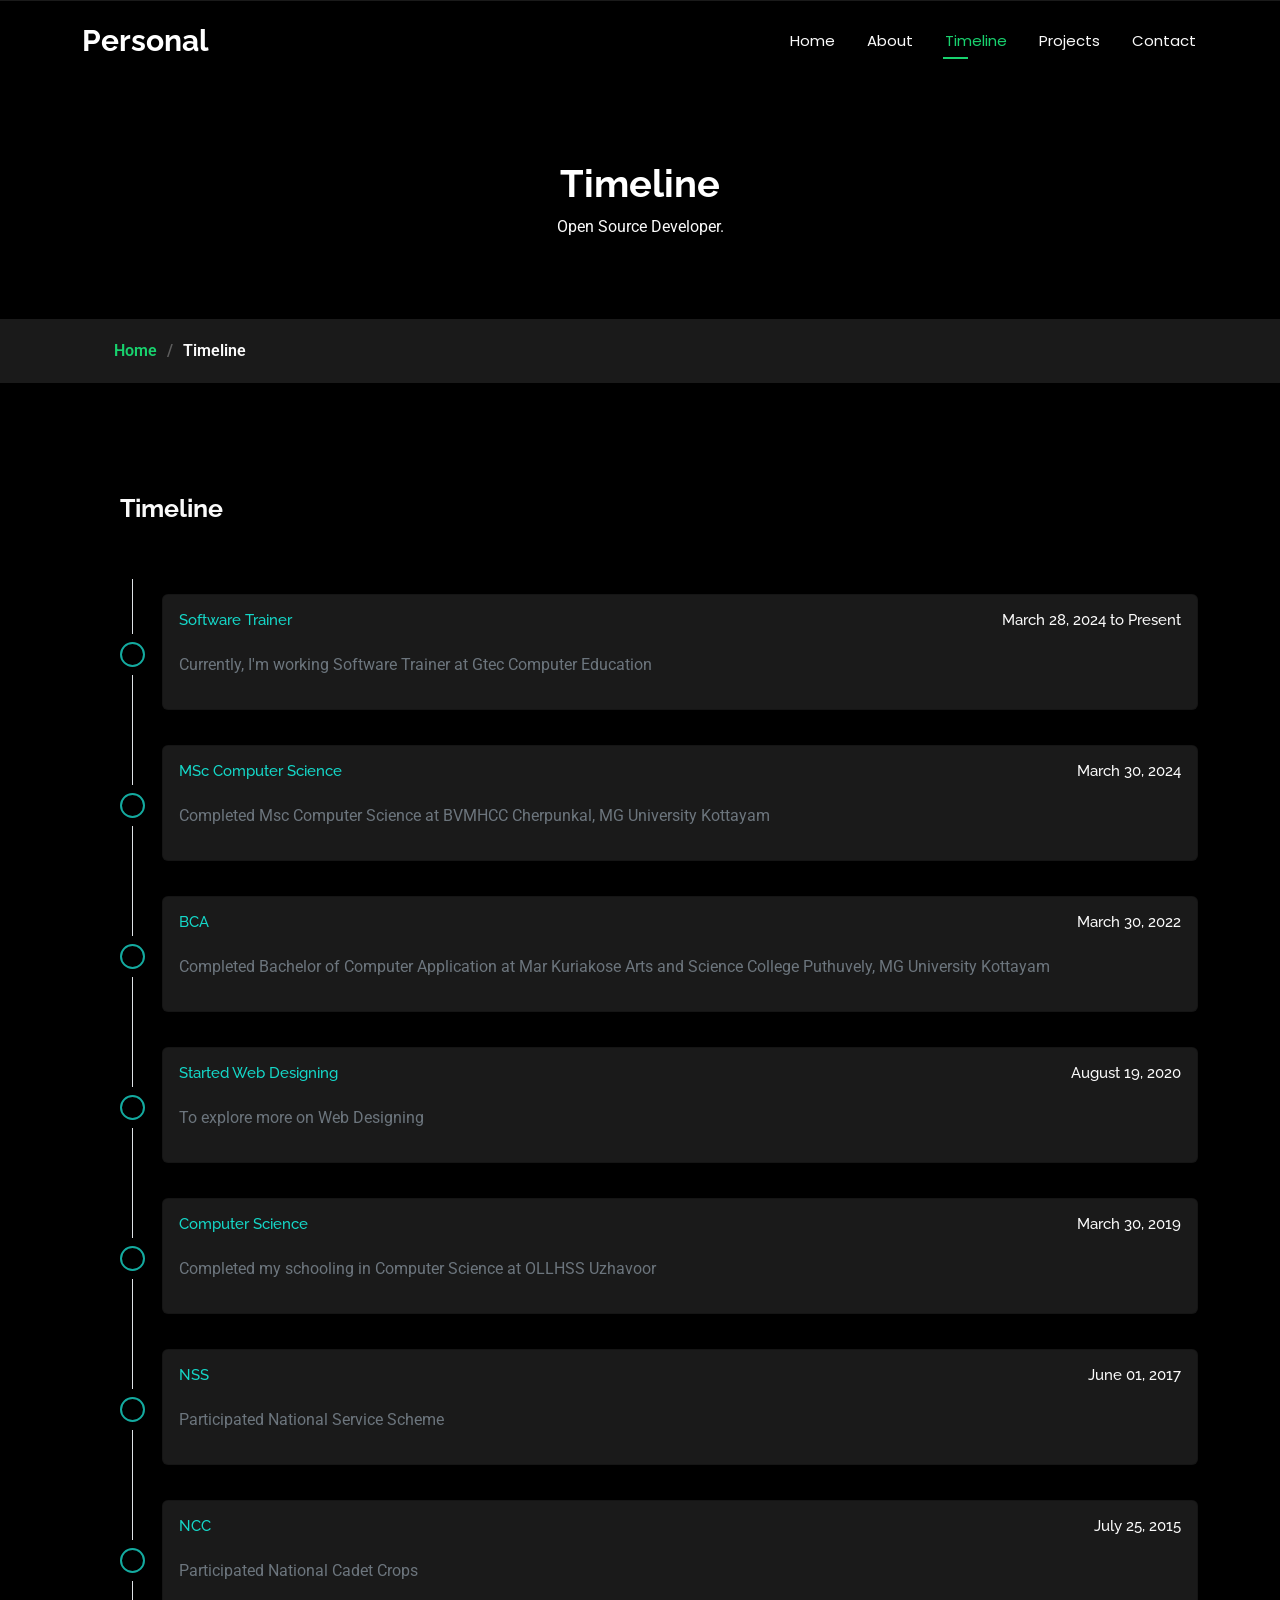
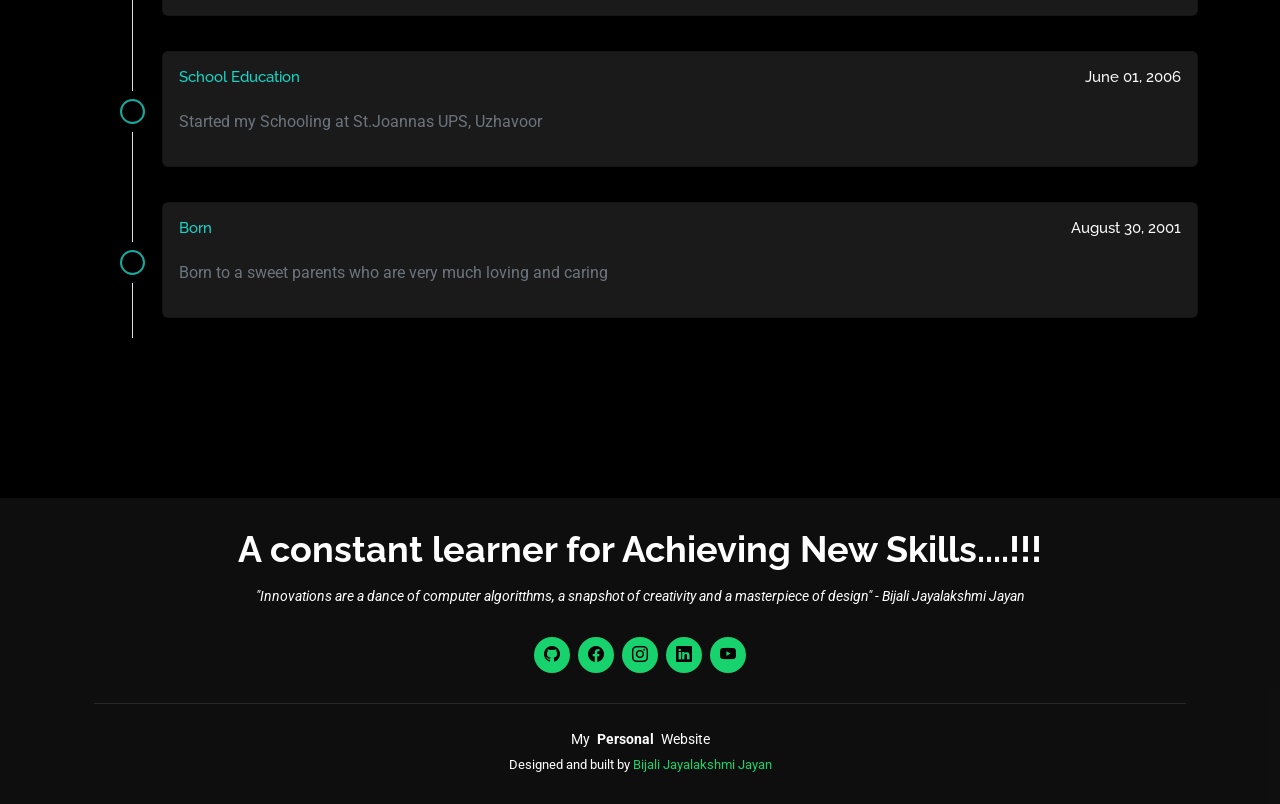
<file: timeline.html>
<!DOCTYPE html>
<html lang="en">

<head>
  <meta charset="utf-8">
  <meta content="width=device-width, initial-scale=1.0" name="viewport">
  <title>Timeline - Personal Bootstrap Template</title>
  <meta name="description" content="">
  <meta name="keywords" content="">

  <!-- Favicons -->
  <link href="assets/img/favicon.png" rel="icon">
  <link href="assets/img/apple-touch-icon.png" rel="apple-touch-icon">

  <!-- Fonts -->
  <link href="https://fonts.googleapis.com" rel="preconnect">
  <link href="https://fonts.gstatic.com" rel="preconnect" crossorigin>
  <link href="https://fonts.googleapis.com/css2?family=Roboto:ital,wght@0,100;0,300;0,400;0,500;0,700;0,900;1,100;1,300;1,400;1,500;1,700;1,900&family=Poppins:ital,wght@0,100;0,200;0,300;0,400;0,500;0,600;0,700;0,800;0,900;1,100;1,200;1,300;1,400;1,500;1,600;1,700;1,800;1,900&family=Raleway:ital,wght@0,100;0,200;0,300;0,400;0,500;0,600;0,700;0,800;0,900;1,100;1,200;1,300;1,400;1,500;1,600;1,700;1,800;1,900&display=swap" rel="stylesheet">

  <!-- Vendor CSS Files -->
  <link href="assets/vendor/bootstrap/css/bootstrap.min.css" rel="stylesheet">
  <link href="assets/vendor/bootstrap-icons/bootstrap-icons.css" rel="stylesheet">
  <link href="assets/vendor/aos/aos.css" rel="stylesheet">
  <link href="assets/vendor/swiper/swiper-bundle.min.css" rel="stylesheet">
  <link href="assets/vendor/glightbox/css/glightbox.min.css" rel="stylesheet">

  <!-- Main CSS File -->
  <link href="assets/css/main.css" rel="stylesheet">

  <!-- =======================================================
  * Template Name: Personal
  * Template URL: https://bootstrapmade.com/personal-free-resume-bootstrap-template/
  * Updated: Nov 04 2024 with Bootstrap v5.3.3
  * Author: BootstrapMade.com
  * License: https://bootstrapmade.com/license/
  ======================================================== -->
</head>



<body class="about-page">

    <header id="header" class="header d-flex align-items-center fixed-top">
      <div class="container-fluid container-xl position-relative d-flex align-items-center justify-content-between">
  
        <a href="index.html" class="logo d-flex align-items-center">
          <!-- Uncomment the line below if you also wish to use an image logo -->
          <!-- <img src="assets/img/logo.png" alt=""> -->
          <h1 class="sitename">Personal</h1>
        </a>
  
        <nav id="navmenu" class="navmenu">
          <ul>
            <li><a href="index.html">Home</a></li>
            <li><a href="about.html">About</a></li>
            <li><a href="timeline.html"class="active">Timeline</a></li>
            <li><a href="projects.html">Projects</a></li>
           
            <li><a href="contact.html">Contact</a></li>
          </ul>
          <i class="mobile-nav-toggle d-xl-none bi bi-list"></i>
        </nav>
  
      </div>
    </header>
    <main class="main">
     <!-- Page Title -->
     <div class="page-title" data-aos="fade">
        <div class="heading">
          <div class="container">
            <div class="row d-flex justify-content-center text-center">
              <div class="col-lg-8">
                <h1>Timeline</h1>
                <p class="mb-0">Open Source Developer.</p>
              </div>
            </div>
          </div>
        </div>
        <nav class="breadcrumbs">
          <div class="container">
            <ol>
              <li><a href="index.html">Home</a></li>
              <li class="current">Timeline</li>
            </ol>
          </div>
        </nav>
      </div><!-- End Page Title -->
  
    <section  id="timelineSec" class="timeline section">
        <div class="container timelineSec">
            <div class="row heading">
              <div class="col-lg-12">
                <h1>Timeline</h1>
              </div>
            </div>
            <div id="timelineContainer" class="mt-5"></div>
          </div>



    </section>
    </main>


  
    <footer id="footer" class="footer dark-background">
        <div class="container">
          <h3 class="sitename">A constant learner for Achieving New Skills....!!!</h3>
          <p>"Innovations are a dance of computer algoritthms, a snapshot of creativity and a masterpiece of design" - Bijali Jayalakshmi Jayan</p>
          <div class="social-links d-flex justify-content-center">
            <a href="https://github.com/bijali-jlakshmi123/"><i class="bi bi-github"></i></a> 
              <a href="https://www.facebook.com/bijalijayalakshmi.jayan/"><i class="bi bi-facebook"></i></a>
              <a href="https://www.instagram.com/bijalijayalakshmijayan/"><i class="bi bi-instagram"></i></a>
              <a href="https://www.linkedin.com/in/bijali-jayalakshmi-jayan-9a6301238/"><i class="bi bi-linkedin"></i></a>
              <a href="https://www.youtube.com/@bijalijayan3028/"><i class="bi bi-youtube"></i></a>
          </div>
          <div class="container">
            <div class="copyright">
              <span>My</span> <strong class="px-1 sitename">Personal</strong> <span>Website</span>
            </div>
            <div class="credits">
              <!-- All the links in the footer should remain intact. -->
              <!-- You can delete the links only if you've purchased the pro version. -->
              <!-- Licensing information: https://bootstrapmade.com/license/ -->
              <!-- Purchase the pro version with working PHP/AJAX contact form: [buy-url] -->
              Designed and built by <a href="https://bootstrapmade.com/">Bijali Jayalakshmi Jayan</a>
            </div>
          </div>
        </div>
      </footer>
    
      <!-- Scroll Top -->
      <a href="#" id="scroll-top" class="scroll-top d-flex align-items-center justify-content-center"><i class="bi bi-arrow-up-short"></i></a>
    
      <!-- Preloader -->
      <div id="preloader"></div>
    
      <!-- Vendor JS Files -->
      <script src="assets/vendor/bootstrap/js/bootstrap.bundle.min.js"></script>
      <script src="assets/vendor/php-email-form/validate.js"></script>
      <script src="assets/vendor/aos/aos.js"></script>
      <script src="assets/vendor/typed.js/typed.umd.js"></script>
      <script src="assets/vendor/purecounter/purecounter_vanilla.js"></script>
      <script src="assets/vendor/waypoints/noframework.waypoints.js"></script>
      <script src="assets/vendor/swiper/swiper-bundle.min.js"></script>
      <script src="assets/vendor/glightbox/js/glightbox.min.js"></script>
      <script src="assets/vendor/imagesloaded/imagesloaded.pkgd.min.js"></script>
      <script src="assets/vendor/isotope-layout/isotope.pkgd.min.js"></script>
    
      <!-- Main JS File -->
      <script src="assets/js/main.js"></script>
      <script src="./js/timeline.js"></script>
    
    </body>
    
    </html>
</file>
<file: assets/css/main.css>
/**
* Template Name: Personal
* Template URL: https://bootstrapmade.com/personal-free-resume-bootstrap-template/
* Updated: Nov 04 2024 with Bootstrap v5.3.3
* Author: BootstrapMade.com
* License: https://bootstrapmade.com/license/
*/

/*--------------------------------------------------------------
# Font & Color Variables
# Help: https://bootstrapmade.com/color-system/
--------------------------------------------------------------*/
/* Fonts */
:root {
    --default-font: "Roboto",  system-ui, -apple-system, "Segoe UI", Roboto, "Helvetica Neue", Arial, "Noto Sans", "Liberation Sans", sans-serif, "Apple Color Emoji", "Segoe UI Emoji", "Segoe UI Symbol", "Noto Color Emoji";
    --heading-font: "Raleway",  sans-serif;
    --nav-font: "Poppins",  sans-serif;
  }
  
  /* Global Colors - The following color variables are used throughout the website. Updating them here will change the color scheme of the entire website */
  :root { 
    --background-color: #000000; /* Background color for the entire website, including individual sections */
    --default-color: #fafafa; /* Default color used for the majority of the text content across the entire website */
    --heading-color: #ffffff; /* Color for headings, subheadings and title throughout the website */
    --accent-color: #18d26e; /* Accent color that represents your brand on the website. It's used for buttons, links, and other elements that need to stand out */
    --surface-color: #1a1a1a; /* The surface color is used as a background of boxed elements within sections, such as cards, icon boxes, or other elements that require a visual separation from the global background. */
    --contrast-color: #000000; /* Contrast color for text, ensuring readability against backgrounds of accent, heading, or default colors. */
  }
  
  /* Nav Menu Colors - The following color variables are used specifically for the navigation menu. They are separate from the global colors to allow for more customization options */
  :root {
    --nav-color: #fafafa;  /* The default color of the main navmenu links */
    --nav-hover-color: #18d26e; /* Applied to main navmenu links when they are hovered over or active */
    --nav-mobile-background-color: #1a1a1a; /* Used as the background color for mobile navigation menu */
    --nav-dropdown-background-color: #1a1a1a; /* Used as the background color for dropdown items that appear when hovering over primary navigation items */
    --nav-dropdown-color: #fafafa; /* Used for navigation links of the dropdown items in the navigation menu. */
    --nav-dropdown-hover-color: #18d26e; /* Similar to --nav-hover-color, this color is applied to dropdown navigation links when they are hovered over. */
  }
  
  /* Color Presets - These classes override global colors when applied to any section or element, providing reuse of the sam color scheme. */
  
  .light-background {
    --background-color: #1a1a1a;
    --surface-color: #343434;
  }
  
  .dark-background {
    --background-color: rgba(15, 15, 15, 0.975);
    --default-color: #ffffff;
    --heading-color: #ffffff;
    --surface-color: #292929f9;
    --contrast-color: #000000;
  }
  
  /* Smooth scroll */
  :root {
    scroll-behavior: smooth;
  }
  
  /*--------------------------------------------------------------
  # General Styling & Shared Classes
  --------------------------------------------------------------*/
  body {
    color: var(--default-color);
    background-color: var(--background-color);
    font-family: var(--default-font);
  }
  
  a {
    color: var(--accent-color);
    text-decoration: none;
    transition: 0.3s;
  }
  
  a:hover {
    color: color-mix(in srgb, var(--accent-color), transparent 25%);
    text-decoration: none;
  }
  
  h1,
  h2,
  h3,
  h4,
  h5,
  h6 {
    color: var(--heading-color);
    font-family: var(--heading-font);
  }
  
  /* PHP Email Form Messages
  ------------------------------*/
  .php-email-form .error-message {
    display: none;
    background: #df1529;
    color: #ffffff;
    text-align: left;
    padding: 15px;
    margin-bottom: 24px;
    font-weight: 600;
  }
  
  .php-email-form .sent-message {
    display: none;
    color: #ffffff;
    background: #059652;
    text-align: center;
    padding: 15px;
    margin-bottom: 24px;
    font-weight: 600;
  }
  
  .php-email-form .loading {
    display: none;
    background: var(--surface-color);
    text-align: center;
    padding: 15px;
    margin-bottom: 24px;
  }
  
  .php-email-form .loading:before {
    content: "";
    display: inline-block;
    border-radius: 50%;
    width: 24px;
    height: 24px;
    margin: 0 10px -6px 0;
    border: 3px solid var(--accent-color);
    border-top-color: var(--surface-color);
    animation: php-email-form-loading 1s linear infinite;
  }
  
  @keyframes php-email-form-loading {
    0% {
      transform: rotate(0deg);
    }
  
    100% {
      transform: rotate(360deg);
    }
  }
  
  /*--------------------------------------------------------------
  # Global Header
  --------------------------------------------------------------*/
  .header {
    --background-color: rgba(0, 0, 0, 0);
    color: var(--default-color);
    background-color: var(--background-color);
    padding: 15px 0;
    transition: all 0.5s;
    z-index: 997;
  }
  
  .header .logo {
    line-height: 1;
  }
  
  .header .logo img {
    max-height: 32px;
    margin-right: 8px;
  }
  
  .header .logo h1 {
    font-size: 30px;
    margin: 0;
    font-weight: 700;
    color: var(--heading-color);
  }
  
  .scrolled .header {
    box-shadow: 0px 0 18px rgba(0, 0, 0, 0.1);
  }
  
  /* Global Header on Scroll
  ------------------------------*/
  .scrolled .header {
    --background-color: rgba(0, 0, 0, 0.8);
  }
  
  /*--------------------------------------------------------------
  # Navigation Menu
  --------------------------------------------------------------*/
  /* Desktop Navigation */
  @media (min-width: 1200px) {
    .navmenu {
      padding: 0;
    }
  
    .navmenu ul {
      margin: 0;
      padding: 0;
      display: flex;
      list-style: none;
      align-items: center;
    }
  
    .navmenu li {
      position: relative;
    }
  
    .navmenu>ul>li {
      white-space: nowrap;
      padding: 15px 14px;
    }
  
    .navmenu>ul>li:last-child {
      padding-right: 0;
    }
  
    .navmenu a,
    .navmenu a:focus {
      color: var(--nav-color);
      font-size: 15px;
      padding: 0 2px;
      font-family: var(--nav-font);
      font-weight: 400;
      display: flex;
      align-items: center;
      justify-content: space-between;
      white-space: nowrap;
      transition: 0.3s;
      position: relative;
    }
  
    .navmenu a i,
    .navmenu a:focus i {
      font-size: 12px;
      line-height: 0;
      margin-left: 5px;
      transition: 0.3s;
    }
  
    .navmenu>ul>li>a:before {
      content: "";
      position: absolute;
      height: 2px;
      bottom: -6px;
      left: 0;
      background-color: var(--nav-hover-color);
      visibility: hidden;
      width: 0px;
      transition: all 0.3s ease-in-out 0s;
    }
  
    .navmenu a:hover:before,
    .navmenu li:hover>a:before,
    .navmenu .active:before {
      visibility: visible;
      width: 25px;
    }
  
    .navmenu li:hover>a,
    .navmenu .active,
    .navmenu .active:focus {
      color: var(--nav-hover-color);
    }
  
    .navmenu .dropdown ul {
      margin: 0;
      padding: 10px 0;
      background: var(--nav-dropdown-background-color);
      display: block;
      position: absolute;
      visibility: hidden;
      left: 14px;
      top: 130%;
      opacity: 0;
      transition: 0.3s;
      border-radius: 4px;
      z-index: 99;
      box-shadow: 0px 0px 30px rgba(0, 0, 0, 0.1);
    }
  
    .navmenu .dropdown ul li {
      min-width: 200px;
    }
  
    .navmenu .dropdown ul a {
      padding: 10px 20px;
      font-size: 15px;
      text-transform: none;
      color: var(--nav-dropdown-color);
    }
  
    .navmenu .dropdown ul a i {
      font-size: 12px;
    }
  
    .navmenu .dropdown ul a:hover,
    .navmenu .dropdown ul .active:hover,
    .navmenu .dropdown ul li:hover>a {
      color: var(--nav-dropdown-hover-color);
    }
  
    .navmenu .dropdown:hover>ul {
      opacity: 1;
      top: 100%;
      visibility: visible;
    }
  
    .navmenu .dropdown .dropdown ul {
      top: 0;
      left: -90%;
      visibility: hidden;
    }
  
    .navmenu .dropdown .dropdown:hover>ul {
      opacity: 1;
      top: 0;
      left: -100%;
      visibility: visible;
    }
  }
  
  /* Mobile Navigation */
  @media (max-width: 1199px) {
    .mobile-nav-toggle {
      color: var(--nav-color);
      font-size: 28px;
      line-height: 0;
      margin-right: 10px;
      cursor: pointer;
      transition: color 0.3s;
    }
  
    .navmenu {
      padding: 0;
      z-index: 9997;
    }
  
    .navmenu ul {
      display: none;
      list-style: none;
      position: absolute;
      inset: 60px 20px 20px 20px;
      padding: 10px 0;
      margin: 0;
      border-radius: 6px;
      background-color: var(--nav-mobile-background-color);
      border: 1px solid color-mix(in srgb, var(--default-color), transparent 90%);
      box-shadow: none;
      overflow-y: auto;
      transition: 0.3s;
      z-index: 9998;
    }
  
    .navmenu a,
    .navmenu a:focus {
      color: var(--nav-dropdown-color);
      padding: 10px 20px;
      font-family: var(--nav-font);
      font-size: 17px;
      font-weight: 500;
      display: flex;
      align-items: center;
      justify-content: space-between;
      white-space: nowrap;
      transition: 0.3s;
    }
  
    .navmenu a i,
    .navmenu a:focus i {
      font-size: 12px;
      line-height: 0;
      margin-left: 5px;
      width: 30px;
      height: 30px;
      display: flex;
      align-items: center;
      justify-content: center;
      border-radius: 50%;
      transition: 0.3s;
      background-color: color-mix(in srgb, var(--accent-color), transparent 90%);
    }
  
    .navmenu a i:hover,
    .navmenu a:focus i:hover {
      background-color: var(--accent-color);
      color: var(--contrast-color);
    }
  
    .navmenu a:hover,
    .navmenu .active,
    .navmenu .active:focus {
      color: var(--nav-dropdown-hover-color);
    }
  
    .navmenu .active i,
    .navmenu .active:focus i {
      background-color: var(--accent-color);
      color: var(--contrast-color);
      transform: rotate(180deg);
    }
  
    .navmenu .dropdown ul {
      position: static;
      display: none;
      z-index: 99;
      padding: 10px 0;
      margin: 10px 20px;
      background-color: var(--nav-dropdown-background-color);
      transition: all 0.5s ease-in-out;
    }
  
    .navmenu .dropdown ul ul {
      background-color: rgba(33, 37, 41, 0.1);
    }
  
    .navmenu .dropdown>.dropdown-active {
      display: block;
      background-color: rgba(33, 37, 41, 0.03);
    }
  
    .mobile-nav-active {
      overflow: hidden;
    }
  
    .mobile-nav-active .mobile-nav-toggle {
      color: #fff;
      position: absolute;
      font-size: 32px;
      top: 15px;
      right: 15px;
      margin-right: 0;
      z-index: 9999;
    }
  
    .mobile-nav-active .navmenu {
      position: fixed;
      overflow: hidden;
      inset: 0;
      background: rgba(33, 37, 41, 0.8);
      transition: 0.3s;
    }
  
    .mobile-nav-active .navmenu>ul {
      display: block;
    }
  }
  
  /*--------------------------------------------------------------
  # Global Footer
  --------------------------------------------------------------*/
  .footer {
    color: var(--default-color);
    background-color: var(--background-color);
    font-size: 14px;
    text-align: center;
    padding: 30px 0;
    position: relative;
  }
  
  .footer h3 {
    font-size: 36px;
    font-weight: 700;
    position: relative;
    padding: 0;
    margin: 0 0 15px 0;
  }
  
  .footer p {
    font-size: 15;
    font-style: italic;
    padding: 0;
    margin: 0 0 30px 0;
  }
  
  .footer .social-links {
    margin: 0 0 30px 0;
  }
  
  .footer .social-links a {
    font-size: 16px;
    display: flex;
    align-items: center;
    justify-content: center;
    background: var(--accent-color);
    color: var(--contrast-color);
    line-height: 1;
    margin: 0 4px;
    border-radius: 50%;
    text-align: center;
    width: 36px;
    height: 36px;
    transition: 0.3s;
  }
  
  .footer .social-links a:hover {
    background: color-mix(in srgb, var(--accent-color), transparent 20%);
    text-decoration: none;
  }
  
  .footer .copyright {
    padding-top: 25px;
    border-top: 1px solid color-mix(in srgb, var(--default-color), transparent 90%);
  }
  
  .footer .credits {
    font-size: 13px;
    padding-top: 5px;
  }
  
  /*--------------------------------------------------------------
  # Preloader
  --------------------------------------------------------------*/
  #preloader {
    position: fixed;
    inset: 0;
    z-index: 999999;
    overflow: hidden;
    background: var(--background-color);
    transition: all 0.6s ease-out;
  }
  
  #preloader:before {
    content: "";
    position: fixed;
    top: calc(50% - 30px);
    left: calc(50% - 30px);
    border: 6px solid #ffffff;
    border-color: var(--accent-color) transparent var(--accent-color) transparent;
    border-radius: 50%;
    width: 60px;
    height: 60px;
    animation: animate-preloader 1.5s linear infinite;
  }
  
  @keyframes animate-preloader {
    0% {
      transform: rotate(0deg);
    }
  
    100% {
      transform: rotate(360deg);
    }
  }
  
  /*--------------------------------------------------------------
  # Scroll Top Button
  --------------------------------------------------------------*/
  .scroll-top {
    position: fixed;
    visibility: hidden;
    opacity: 0;
    right: 15px;
    bottom: -15px;
    z-index: 99999;
    background-color: var(--accent-color);
    width: 44px;
    height: 44px;
    border-radius: 50px;
    transition: all 0.4s;
  }
  
  .scroll-top i {
    font-size: 24px;
    color: var(--contrast-color);
    line-height: 0;
  }
  
  .scroll-top:hover {
    background-color: color-mix(in srgb, var(--accent-color), transparent 20%);
    color: var(--contrast-color);
  }
  
  .scroll-top.active {
    visibility: visible;
    opacity: 1;
    bottom: 15px;
  }
  
  /*--------------------------------------------------------------
  # Disable aos animation delay on mobile devices
  --------------------------------------------------------------*/
  @media screen and (max-width: 768px) {
    [data-aos-delay] {
      transition-delay: 0 !important;
    }
  }
  
  /*--------------------------------------------------------------
  # Global Page Titles & Breadcrumbs
  --------------------------------------------------------------*/
  .page-title {
    color: var(--default-color);
    background-color: var(--background-color);
    position: relative;
  }
  
  .page-title .heading {
    padding: 160px 0 80px 0;
    border-top: 1px solid color-mix(in srgb, var(--default-color), transparent 90%);
  }
  
  .page-title .heading h1 {
    font-size: 38px;
    font-weight: 700;
  }
  
  .page-title nav {
    background-color: color-mix(in srgb, var(--default-color), transparent 90%);
    padding: 20px 0;
  }
  
  .page-title nav ol {
    display: flex;
    flex-wrap: wrap;
    list-style: none;
    margin: 0;
    font-size: 16px;
    font-weight: 600;
  }
  
  .page-title nav ol li+li {
    padding-left: 10px;
  }
  
  .page-title nav ol li+li::before {
    content: "/";
    display: inline-block;
    padding-right: 10px;
    color: color-mix(in srgb, var(--default-color), transparent 70%);
  }
  
  /*--------------------------------------------------------------
  # Global Sections
  --------------------------------------------------------------*/
  section,
  .section {
    color: var(--default-color);
    background-color: var(--background-color);
    padding: 60px 0;
    scroll-margin-top: 100px;
    overflow: clip;
  }
  
  @media (max-width: 1199px) {
  
    section,
    .section {
      scroll-margin-top: 66px;
    }
  }
  
  /*--------------------------------------------------------------
  # Global Section Titles
  --------------------------------------------------------------*/
  .section-title {
    padding-bottom: 60px;
    position: relative;
  }
  
  .section-title h2 {
    font-size: 14px;
    font-weight: 500;
    padding: 0;
    line-height: 1px;
    margin: 0;
    letter-spacing: 1.5px;
    text-transform: uppercase;
    color: color-mix(in srgb, var(--default-color), transparent 50%);
    position: relative;
  }
  
  .section-title h2::after {
    content: "";
    width: 120px;
    height: 1px;
    display: inline-block;
    background: var(--accent-color);
    margin: 4px 10px;
  }
  
  .section-title div {
    color: var(--heading-color);
    margin: 0;
    margin: 0;
    font-size: 28px;
    font-weight: 700;
    text-transform: uppercase;
    font-family: var(--heading-font);
  }
  
  /*--------------------------------------------------------------
  # Hero Section
  --------------------------------------------------------------*/
  .hero {
    width: 100%;
    min-height: 100vh;
    position: relative;
    padding: 80px 0;
    display: flex;
    align-items: center;
    justify-content: center;
  }
  
  .hero img {
    position: absolute;
    inset: 0;
    display: block;
    width: 100%;
    height: 100%;
    object-fit: cover;
    z-index: 1;
  }
  
  .hero .container {
    position: relative;
    z-index: 3;
  }
  
  .hero h2 {
    margin: 0;
    font-size: 64px;
    font-weight: 700;
  }
  
  .hero p {
    margin: 5px 0 0 0;
    font-size: 26px;
  }
  
  .hero p span {
    letter-spacing: 1px;
    border-bottom: 2px solid var(--accent-color);
  }
  
  .hero .social-links {
    margin-top: 25px;
  }
  
  .hero .social-links a {
    background-color: color-mix(in srgb, var(--default-color), transparent 90%);
    color: var(--default-color);
    font-size: 14px;
    width: 40px;
    height: 40px;
    border-radius: 50px;
    display: inline-flex;
    align-items: center;
    justify-content: center;
    margin-right: 20px;
    transition: 0.3s;
  }
  
  .hero .social-links a:hover {
    background-color: var(--accent-color);
  }
  
  @media (max-width: 768px) {
    .hero h2 {
      font-size: 32px;
    }
  
    .hero p {
      font-size: 20px;
    }
  }
  
  /*--------------------------------------------------------------
  # About Section
  --------------------------------------------------------------*/
  .about .content h2 {
    font-weight: 700;
    font-size: 24px;
  }
  
.about p {
  color: #F9F9F9;
  font-size: 15px;
  padding-top: 10px;
  font-weight: 500;
}
.about table {
  width: 100%;
  border-collapse: collapse; /* Removes extra spacing between cells */
  margin-top: 20px;
}

.about table td {
  background-color: transparent; /* Ensures no white background */
  color: #F9F9F9; /* Light text for dark themes */
  font-size: 16px; /* Readable font size */
  padding: 10px 15px; /* Adds spacing for a clean layout */
  font-weight: 500; /* Semi-bold for emphasis */
  text-align: left; /* Aligns text to the left */
}

.about table td span {
  color: #11B0AB; /* Highlights the '>' symbol */
  font-weight: 600; /* Makes the arrow prominent */
  margin-right: 8px; /* Adds space between the arrow and the text */
}

.about table tr:hover td {
  background-color: #2a2a2a; /* Subtle dark hover effect */
  color: #FFFFFF; /* Ensures contrast during hover */
  transition: background-color 0.3s ease; /* Smooth transition for hover effect */
}

.about table td:hover span {
  color: #FAD02E; /* Highlights the arrow on hover for interactivity */
}


.about .btn {
  display: inline-block;
  background-image: linear-gradient(to right, #0D8CDC, #11B0AB); /* Gradient background */
  color: #FAFAFA; /* Light text color */
  height: 50px; /* Fixed button height */
  width: 180px; /* Slightly larger width for emphasis */
  font-weight: 600; /* Bold text */
  font-size: 16px; /* Readable font size */
  border-radius: 25px; /* Fully rounded corners for a modern look */
  text-align: center; /* Center-aligns text */
  line-height: 50px; /* Aligns text vertically */
  text-decoration: none; /* Removes underline */
  box-shadow: 0 4px 10px rgba(0, 0, 0, 0.3); /* Subtle shadow for depth */
  transition: all 0.3s ease; /* Smooth transition for interactions */
  cursor: pointer; /* Changes cursor to pointer on hover */
}

.about .btn:hover {
  transform: scale(1.05); /* Slight enlargement on hover */
  box-shadow: 0 6px 15px rgba(0, 0, 0, 0.4); /* More prominent shadow */
  background-image: linear-gradient(to right, #11B0AB, #0D8CDC); /* Reversed gradient on hover */
}

.about .btn:active {
  transform: scale(0.98); /* Slight press-down effect */
  box-shadow: 0 3px 8px rgba(0, 0, 0, 0.5); /* Reduced shadow on press */
}

.about .btn span {
  font-weight: 700; /* Emphasized text within the button */
  text-transform: uppercase; /* Makes text uppercase */
  letter-spacing: 1px; /* Adds space between letters */
}


  
  
.timelineSec {
  padding-top: 50px;
  padding-bottom: 100px;
  padding-left: 50px;
}

.timelineSec .heading h1 {
  color: #FAFAFA;
  font-size: 25px;
  font-weight: 700;
}


.timelineSec .content .verticalLine {
  border-left: 1px solid #dee2e6 ! important;
  height: 55px;
  margin-left: 12px;
  margin-right: 12px;
}

.timelineSec .content .badgeEle {
  border-radius: 100%;
  border: 2px solid #14ABA0;
  height: 25px;
  width: 25px;
}

.timelineSec .content .card {
  background-color: #1A1A1A;
  margin-left: -50px;
  margin-top: 15px;
  margin-bottom: 15px;
}

.timelineSec .content .card .card-body h4 {
  color: #FAFAFA;
  font-size: 15px;
}

.timelineSec .content .card .card-body h5 {
  color: #15D7C8;
  font-size: 15px;
}

.timelineSec .content .card .card-body p {
  color: #6c757d;
  font-size: 16px;

}

.projectSec {
  padding-top: 50px;
  padding-bottom: 100px;
  padding-left: 50px;
}

.projectSec .heading h1 {
  color: #FAFAFA;
  font-size: 25px;
  font-weight: 700;
}

.projectSec .content .card {
  background-color: #1A1A1A;
  border-radius: 15px;
  margin-top: 40px;
}

.projectSec .content .card h5 {
  color: #15D7C8;
  font-size: 15px;
}

.projectSec .content .card i {
  font-size: 16px;
  color: #FAFAFA;
  margin-left: 8px;
  margin-right: 8px;
}

.projectSec .content .card i:hover {
  color: #15D7C8;

}

.projectSec .content .card h3 {
  font-size: 24px;
  color: #FAFAFA;
  font-weight: 600;
  margin-bottom: 10px;
}

.projectSec .content .card p {
  font-size: 16px;
  color: #818181;
  font-weight: 500;
}

.projectSec .content .card .badge {
  background-color: #15D7C8;
  color: #FAFAFA;
  margin-right: 5px;
}

  /*--------------------------------------------------------------
  # Starter Section Section
  --------------------------------------------------------------*/
  .starter-section {
    /* Add your styles here */
  }
  
  /*--------------------------------------------------------------
  # Contact Section
  --------------------------------------------------------------*/
  .contact .info-item {
    box-shadow: 0px 0px 20px rgba(0, 0, 0, 0.1);
    padding: 20px 30px;
  }
  
  .contact .info-item .icon {
    color: var(--contrast-color);
    background-color: var(--accent-color);
    width: 56px;
    height: 56px;
    font-size: 24px;
    display: flex;
    justify-content: center;
    align-items: center;
    transition: all 0.3s ease-in-out;
    border-radius: 50%;
    margin-right: 15px;
  }
  
  .contact .info-item h3 {
    font-size: 18px;
    font-weight: 700;
    margin: 0 0 2px 0;
  }
  
  .contact .info-item p {
    padding: 0;
    margin-bottom: 0;
    font-size: 14px;
  }
  
  .contact .info-item .social-links a {
    font-size: 24px;
    display: inline-block;
    line-height: 1;
    margin: 4px 6px 0 0;
    transition: 0.3s;
    color: color-mix(in srgb, var(--default-color), transparent 50%);
  }
  
  .contact .info-item .social-links a:hover {
    color: var(--accent-color);
  }
  
  .contact .php-email-form {
    box-shadow: 0px 0px 20px rgba(0, 0, 0, 0.1);
    padding: 30px;
    margin-top: 30px;
  }
  
  @media (max-width: 575px) {
    .contact .php-email-form {
      padding: 20px;
    }
  }
  
  .contact .php-email-form input[type=text],
  .contact .php-email-form input[type=email],
  .contact .php-email-form textarea {
    color: var(--default-color);
    background-color: color-mix(in srgb, var(--background-color), transparent 50%);
    border-color: color-mix(in srgb, var(--default-color), transparent 80%);
    font-size: 14px;
    padding: 10px 15px;
    box-shadow: none;
    border-radius: 0;
  }
  
  .contact .php-email-form input[type=text]:focus,
  .contact .php-email-form input[type=email]:focus,
  .contact .php-email-form textarea:focus {
    border-color: var(--accent-color);
  }
  
  .contact .php-email-form input[type=text]::placeholder,
  .contact .php-email-form input[type=email]::placeholder,
  .contact .php-email-form textarea::placeholder {
    color: color-mix(in srgb, var(--default-color), transparent 70%);
  }
  
  .contact .php-email-form button[type=submit] {
    color: var(--contrast-color);
    background: var(--accent-color);
    border: 0;
    padding: 10px 30px;
    transition: 0.4s;
    border-radius: 50px;
  }
  
  .contact .php-email-form button[type=submit]:hover {
    background: color-mix(in srgb, var(--accent-color), transparent 20%);
  }
</file>
